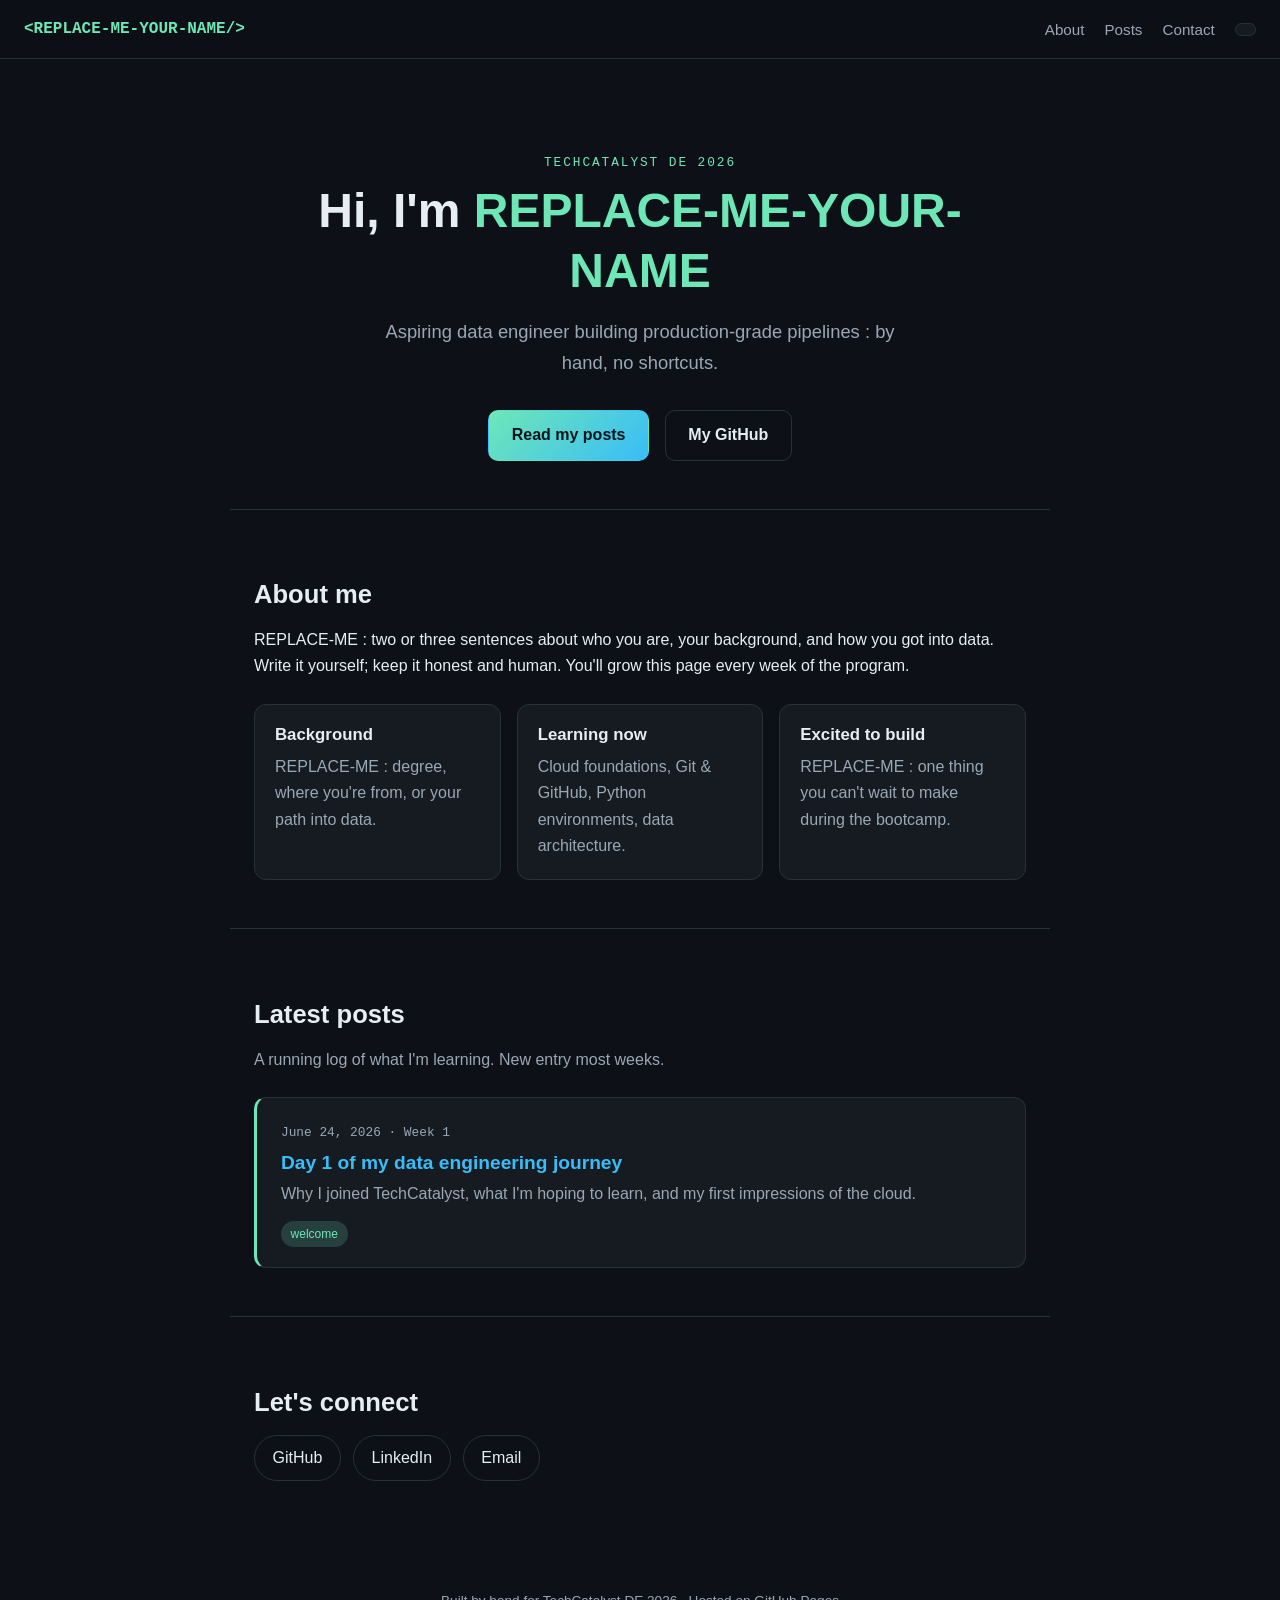
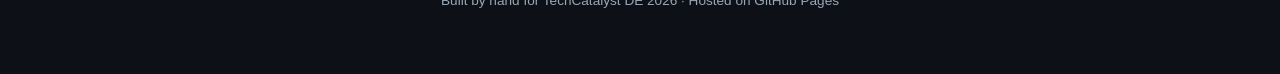
<file: Week 1/Labs/Day 3/github-pages-template/index.html>
<!DOCTYPE html>
<html lang="en" data-theme="dark">
<head>
  <meta charset="UTF-8" />
  <meta name="viewport" content="width=device-width, initial-scale=1.0" />

  <!-- REPLACE-ME: your name shows up in the browser tab and in search results -->
  <title>REPLACE-ME-YOUR-NAME · Data Engineering</title>
  <meta name="description" content="REPLACE-ME : one line about you and what you build." />

  <link rel="stylesheet" href="style.css" />
</head>
<body>

  <!-- ===================== NAV ===================== -->
  <header class="nav">
    <a class="brand" href="index.html">&lt;REPLACE-ME-YOUR-NAME/&gt;</a>
    <nav class="nav-links">
      <a href="#about">About</a>
      <a href="#posts">Posts</a>
      <a href="#contact">Contact</a>
      <!-- Light / dark toggle. The script is at the bottom of this file. -->
      <button id="theme-toggle" class="theme-toggle" aria-label="Toggle light and dark mode"></button>
    </nav>
  </header>

  <!-- ===================== HERO ===================== -->
  <section class="hero">
    <p class="kicker">TechCatalyst DE 2026</p>
    <h1>Hi, I'm <span class="accent">REPLACE-ME-YOUR-NAME</span> </h1>
    <p class="tagline">
      Aspiring data engineer building production-grade pipelines : by hand, no shortcuts.
    </p>
    <div class="cta-row">
      <a class="btn btn-primary" href="#posts">Read my posts</a>
      <a class="btn btn-ghost" href="REPLACE-ME-GITHUB-URL">My GitHub</a>
    </div>
  </section>

  <!-- ===================== ABOUT ===================== -->
  <section id="about" class="section">
    <h2>About me</h2>
    <p>
      REPLACE-ME : two or three sentences about who you are, your background, and how you
      got into data. Write it yourself; keep it honest and human. You'll grow this page
      every week of the program.
    </p>

    <div class="cards">
      <div class="card">
        <h3> Background</h3>
        <p>REPLACE-ME : degree, where you're from, or your path into data.</p>
      </div>
      <div class="card">
        <h3> Learning now</h3>
        <p>Cloud foundations, Git &amp; GitHub, Python environments, data architecture.</p>
      </div>
      <div class="card">
        <h3> Excited to build</h3>
        <p>REPLACE-ME : one thing you can't wait to make during the bootcamp.</p>
      </div>
    </div>
  </section>

  <!-- ===================== POSTS ===================== -->
  <section id="posts" class="section">
    <h2>Latest posts</h2>
    <p class="muted">A running log of what I'm learning. New entry most weeks.</p>

    <!--
      To add a new post: copy one <article class="post-card"> block below,
      paste it at the TOP of this list, and update the date, title, blurb, and link.
      Then create a matching HTML file in the posts/ folder (copy first-post.html).
    -->
    <div class="post-list">

      <article class="post-card">
        <time datetime="2026-06-24">June 24, 2026 · Week 1</time>
        <h3><a href="posts/first-post.html">Day 1 of my data engineering journey</a></h3>
        <p>Why I joined TechCatalyst, what I'm hoping to learn, and my first impressions of the cloud.</p>
        <span class="tag">welcome</span>
      </article>

      <!-- REPLACE-ME: add your next post above this comment as you finish each week. -->

    </div>
  </section>

  <!-- ===================== CONTACT ===================== -->
  <section id="contact" class="section">
    <h2>Let's connect</h2>
    <div class="links">
      <a class="link-pill" href="REPLACE-ME-GITHUB-URL">GitHub</a>
      <a class="link-pill" href="REPLACE-ME-LINKEDIN-URL">LinkedIn</a>
      <a class="link-pill" href="mailto:REPLACE-ME-EMAIL">Email</a>
    </div>
  </section>

  <!-- ===================== FOOTER ===================== -->
  <footer class="footer">
    <p>Built by hand for TechCatalyst DE 2026 · Hosted on GitHub Pages</p>
  </footer>

  <!-- ===================== THEME TOGGLE SCRIPT ===================== -->
  <script>
    // Tiny light/dark switch. It flips the data-theme attribute on <html>;
    // the CSS does the rest. We remember your choice for next visit.
    const toggle = document.getElementById("theme-toggle");
    const root = document.documentElement;

    const saved = localStorage.getItem("theme");
    if (saved) root.setAttribute("data-theme", saved);
    syncIcon();

    toggle.addEventListener("click", () => {
      const next = root.getAttribute("data-theme") === "dark" ? "light" : "dark";
      root.setAttribute("data-theme", next);
      localStorage.setItem("theme", next);
      syncIcon();
    });

    function syncIcon() {
      toggle.textContent = root.getAttribute("data-theme") === "dark" ? "" : "";
    }
  </script>

</body>
</html>
</file>
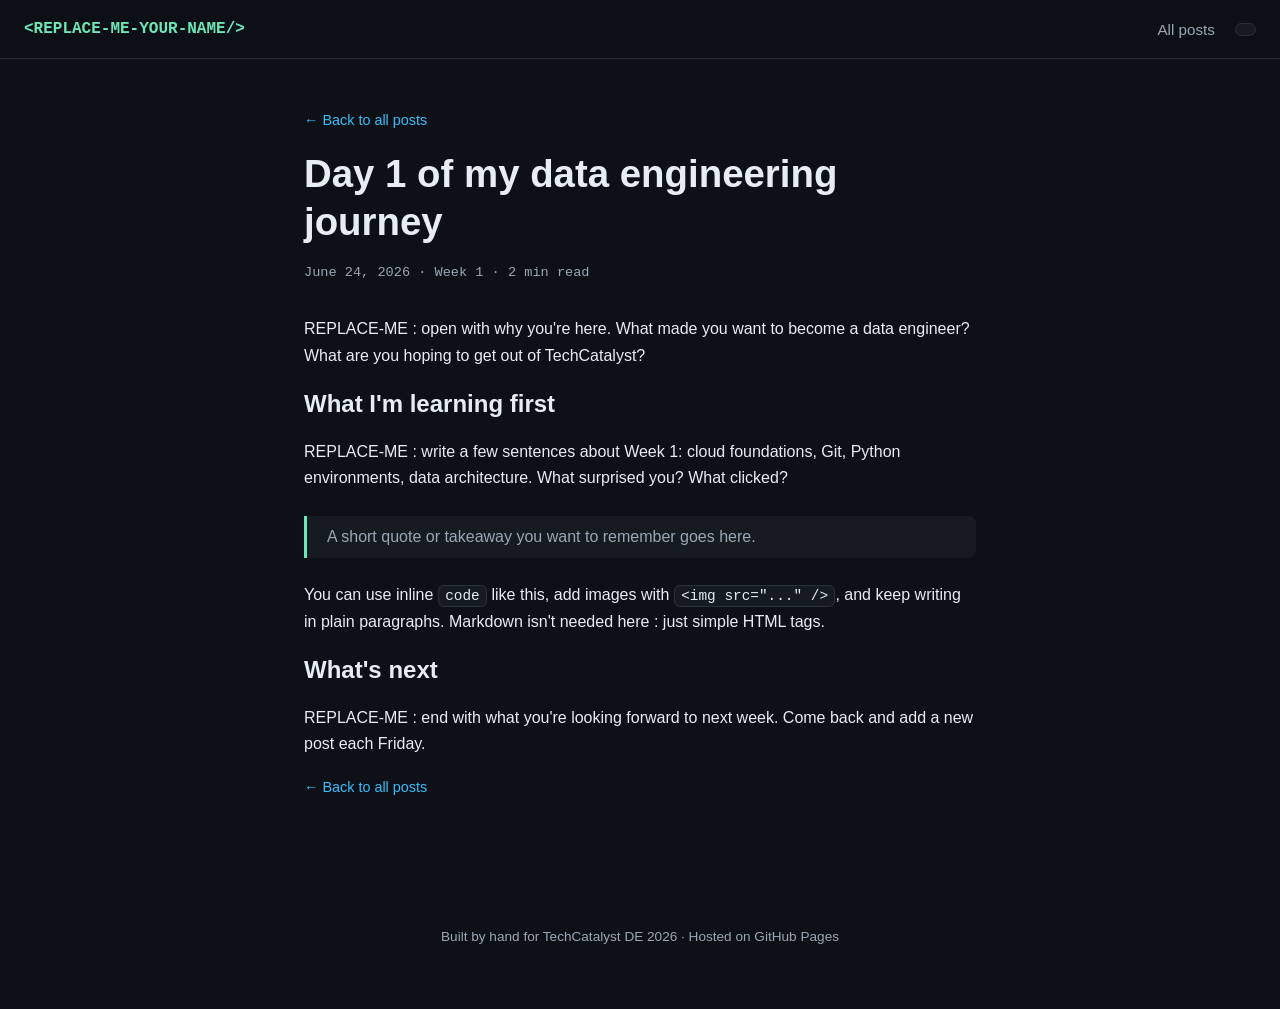
<file: Week 1/Labs/Day 3/github-pages-template/posts/first-post.html>
<!DOCTYPE html>
<html lang="en" data-theme="dark">
<head>
  <meta charset="UTF-8" />
  <meta name="viewport" content="width=device-width, initial-scale=1.0" />

  <!-- REPLACE-ME: your post title -->
  <title>Day 1 of my data engineering journey · REPLACE-ME-YOUR-NAME</title>

  <!-- Note the ../ : this file lives in posts/, so it reaches up one folder for the CSS. -->
  <link rel="stylesheet" href="../style.css" />
</head>
<body>

  <header class="nav">
    <a class="brand" href="../index.html">&lt;REPLACE-ME-YOUR-NAME/&gt;</a>
    <nav class="nav-links">
      <a href="../index.html#posts">All posts</a>
      <button id="theme-toggle" class="theme-toggle" aria-label="Toggle light and dark mode"></button>
    </nav>
  </header>

  <article class="post">
    <a class="back" href="../index.html#posts">← Back to all posts</a>

    <!-- REPLACE everything below with your own writing -->
    <h1>Day 1 of my data engineering journey</h1>
    <p class="post-meta">June 24, 2026 · Week 1 · 2 min read</p>

    <p>
      REPLACE-ME : open with why you're here. What made you want to become a data
      engineer? What are you hoping to get out of TechCatalyst?
    </p>

    <h2>What I'm learning first</h2>
    <p>
      REPLACE-ME : write a few sentences about Week 1: cloud foundations, Git, Python
      environments, data architecture. What surprised you? What clicked?
    </p>

    <blockquote>
      A short quote or takeaway you want to remember goes here.
    </blockquote>

    <p>
      You can use inline <code>code</code> like this, add images with
      <code>&lt;img src="..." /&gt;</code>, and keep writing in plain paragraphs.
      Markdown isn't needed here : just simple HTML tags.
    </p>

    <h2>What's next</h2>
    <p>
      REPLACE-ME : end with what you're looking forward to next week. Come back and
      add a new post each Friday.
    </p>

    <p><a class="back" href="../index.html#posts">← Back to all posts</a></p>
  </article>

  <footer class="footer">
    <p>Built by hand for TechCatalyst DE 2026 · Hosted on GitHub Pages</p>
  </footer>

  <script>
    // Same theme toggle as the home page, so dark/light stays consistent.
    const toggle = document.getElementById("theme-toggle");
    const root = document.documentElement;
    const saved = localStorage.getItem("theme");
    if (saved) root.setAttribute("data-theme", saved);
    syncIcon();
    toggle.addEventListener("click", () => {
      const next = root.getAttribute("data-theme") === "dark" ? "light" : "dark";
      root.setAttribute("data-theme", next);
      localStorage.setItem("theme", next);
      syncIcon();
    });
    function syncIcon() {
      toggle.textContent = root.getAttribute("data-theme") === "dark" ? "" : "";
    }
  </script>

</body>
</html>
</file>
<file: Week 1/Labs/Day 3/github-pages-template/style.css>
/* =================================================================
   TechCatalyst DE 2026 : GitHub Pages starter theme
   A modern, dark, data-engineering vibe with a light-mode toggle.

   HOW THEMING WORKS:
   Colors live in CSS variables under [data-theme="dark"] and
   [data-theme="light"]. The button in the nav flips the data-theme
   attribute on <html>, and every color updates automatically.
   Want to recolor the whole site? Change --accent below.
   ================================================================= */

/* ---- Dark theme (default) ---- */
[data-theme="dark"] {
  --bg:          #0d1117;
  --bg-soft:     #161b22;
  --border:      #283039;
  --text:        #e6edf3;
  --text-muted:  #9aa7b4;
  --accent:      #6ee7b7;          /* mint-green accent */
  --accent-2:    #38bdf8;          /* sky-blue accent   */
  --shadow:      rgba(0, 0, 0, 0.4);
}

/* ---- Light theme ---- */
[data-theme="light"] {
  --bg:          #ffffff;
  --bg-soft:     #f4f6f8;
  --border:      #e2e8f0;
  --text:        #1a202c;
  --text-muted:  #5a6b7b;
  --accent:      #0d9488;
  --accent-2:    #0369a1;
  --shadow:      rgba(0, 0, 0, 0.08);
}

/* ---- Base ---- */
* { box-sizing: border-box; }

html { scroll-behavior: smooth; }

body {
  margin: 0;
  font-family: -apple-system, BlinkMacSystemFont, "Segoe UI", Roboto, Helvetica, Arial, sans-serif;
  background: var(--bg);
  color: var(--text);
  line-height: 1.65;
  transition: background 0.25s ease, color 0.25s ease;
}

a { color: var(--accent-2); text-decoration: none; }
a:hover { text-decoration: underline; }

h1, h2, h3 { line-height: 1.25; }

.muted { color: var(--text-muted); }
.accent { color: var(--accent); }

/* ---- Nav ---- */
.nav {
  position: sticky;
  top: 0;
  z-index: 10;
  display: flex;
  align-items: center;
  justify-content: space-between;
  padding: 1rem 1.5rem;
  background: color-mix(in srgb, var(--bg) 85%, transparent);
  backdrop-filter: blur(8px);
  border-bottom: 1px solid var(--border);
}

.brand {
  font-family: "SF Mono", Menlo, Consolas, monospace;
  font-weight: 700;
  color: var(--accent);
}
.brand:hover { text-decoration: none; }

.nav-links { display: flex; align-items: center; gap: 1.25rem; }
.nav-links a { color: var(--text-muted); font-size: 0.95rem; }
.nav-links a:hover { color: var(--text); text-decoration: none; }

.theme-toggle {
  background: var(--bg-soft);
  border: 1px solid var(--border);
  border-radius: 8px;
  padding: 0.35rem 0.6rem;
  cursor: pointer;
  font-size: 1rem;
  line-height: 1;
}

/* ---- Layout ---- */
.hero, .section, .footer { max-width: 820px; margin: 0 auto; padding: 0 1.5rem; }

/* ---- Hero ---- */
.hero { text-align: center; padding-top: 5rem; padding-bottom: 3rem; }

.kicker {
  font-family: "SF Mono", Menlo, Consolas, monospace;
  text-transform: uppercase;
  letter-spacing: 0.15em;
  font-size: 0.8rem;
  color: var(--accent);
  margin-bottom: 0.5rem;
}

.hero h1 { font-size: clamp(2rem, 5vw, 3rem); margin: 0.25rem 0; }

.tagline {
  font-size: 1.15rem;
  color: var(--text-muted);
  max-width: 560px;
  margin: 1rem auto 2rem;
}

.cta-row { display: flex; gap: 1rem; justify-content: center; flex-wrap: wrap; }

.btn {
  display: inline-block;
  padding: 0.7rem 1.4rem;
  border-radius: 10px;
  font-weight: 600;
  border: 1px solid transparent;
  transition: transform 0.1s ease, opacity 0.2s ease;
}
.btn:hover { transform: translateY(-2px); text-decoration: none; }

.btn-primary {
  background: linear-gradient(135deg, var(--accent), var(--accent-2));
  color: #04141a;
}
.btn-ghost { border-color: var(--border); color: var(--text); }

/* ---- Sections ---- */
.section { padding: 3rem 1.5rem; border-top: 1px solid var(--border); }
.section h2 { font-size: 1.6rem; margin-bottom: 0.5rem; }

/* ---- About cards ---- */
.cards {
  display: grid;
  grid-template-columns: repeat(auto-fit, minmax(220px, 1fr));
  gap: 1rem;
  margin-top: 1.5rem;
}
.card {
  background: var(--bg-soft);
  border: 1px solid var(--border);
  border-radius: 12px;
  padding: 1.25rem;
}
.card h3 { margin: 0 0 0.5rem; font-size: 1.05rem; }
.card p { margin: 0; color: var(--text-muted); }

/* ---- Post cards ---- */
.post-list { display: flex; flex-direction: column; gap: 1rem; margin-top: 1.5rem; }
.post-card {
  background: var(--bg-soft);
  border: 1px solid var(--border);
  border-left: 3px solid var(--accent);
  border-radius: 12px;
  padding: 1.25rem 1.5rem;
  transition: transform 0.1s ease, box-shadow 0.2s ease;
}
.post-card:hover { transform: translateY(-2px); box-shadow: 0 8px 24px var(--shadow); }
.post-card time { font-size: 0.8rem; color: var(--text-muted); font-family: "SF Mono", Menlo, monospace; }
.post-card h3 { margin: 0.4rem 0; font-size: 1.2rem; }
.post-card p { margin: 0.4rem 0 0.75rem; color: var(--text-muted); }

.tag {
  display: inline-block;
  font-size: 0.75rem;
  padding: 0.2rem 0.6rem;
  border-radius: 999px;
  background: color-mix(in srgb, var(--accent) 18%, transparent);
  color: var(--accent);
}

/* ---- Contact pills ---- */
.links { display: flex; gap: 0.75rem; flex-wrap: wrap; margin-top: 1rem; }
.link-pill {
  padding: 0.55rem 1.1rem;
  border: 1px solid var(--border);
  border-radius: 999px;
  color: var(--text);
}
.link-pill:hover { border-color: var(--accent); color: var(--accent); text-decoration: none; }

/* ---- Footer ---- */
.footer { text-align: center; padding: 3rem 1.5rem; color: var(--text-muted); font-size: 0.85rem; }

/* ---- Blog post page (used by posts/*.html) ---- */
.post {
  max-width: 720px;
  margin: 0 auto;
  padding: 3rem 1.5rem;
}
.post .back { font-size: 0.9rem; }
.post h1 { font-size: clamp(1.8rem, 4vw, 2.4rem); margin: 1rem 0 0.5rem; }
.post .post-meta { color: var(--text-muted); font-family: "SF Mono", Menlo, monospace; font-size: 0.85rem; margin-bottom: 2rem; }
.post p { margin: 1rem 0; }
.post img { max-width: 100%; border-radius: 12px; }
.post blockquote {
  border-left: 3px solid var(--accent);
  margin: 1.5rem 0;
  padding: 0.5rem 1.25rem;
  color: var(--text-muted);
  background: var(--bg-soft);
  border-radius: 0 8px 8px 0;
}
.post code {
  font-family: "SF Mono", Menlo, Consolas, monospace;
  background: var(--bg-soft);
  border: 1px solid var(--border);
  padding: 0.15rem 0.4rem;
  border-radius: 6px;
  font-size: 0.9em;
}
</file>
